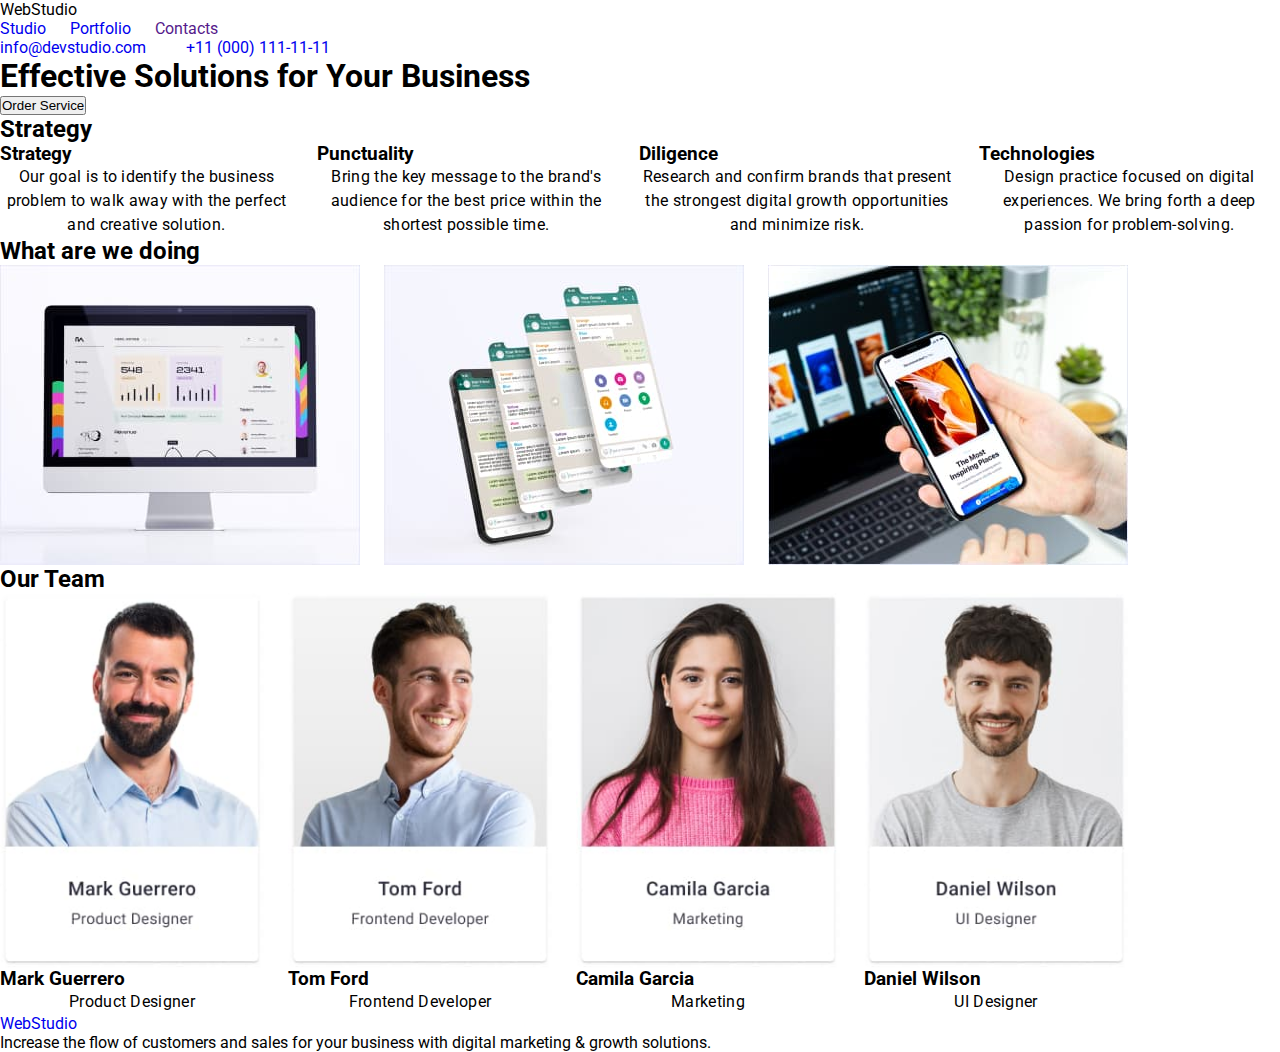
<file: index.html>
<!DOCTYPE html>
<html lang="en">
<head>
    <meta charset="UTF-8">
    <meta name="viewport" content="width=device-width, initial-scale=1.0">
    <title>Document</title>
    <link rel="stylesheet" href="./css/styles.css">
    <link rel="preconnect" href="https://fonts.googleapis.com">
    <link rel="preconnect" href="https://fonts.gstatic.com" crossorigin>
    <link href="https://fonts.googleapis.com/css2?family=Raleway:wght@800&family=Roboto:wght@400;500;700;900&display=swap" rel="stylesheet">
</head>
<body>
    <header>
        <nav>
            <a href="./index.html" class="logo-link link">Web<span class="span">Studio</span></a>
            <ul class="list">
                <li><a href="./index.html" class="first-link link">Studio</a></li>
                <li><a href="./portfolio.html" class="first-link link">Portfolio</a></li>
                <li><a href="" class="first-link link">Contacts</a></li>
            </ul>
        </nav>
        <address class="address">
             <ul class="list">
                <li><a href="mailto:info@devstudio.com" class="item link">info@devstudio.com</a></li>
                <li><a href="tel:+110001111111" class="item link">+11 (000) 111-11-11</a></li>
            </ul>
        </address>
    </header>
    <main>
        <section class="first-section">
            <h1 class="title">Effective Solutions for Your Business</h1>
            <button type="button" class="first-button">Order Service</button>
         </section>
         <section>
            <h2>Strategy</h2>
            <ul class="list"> 
                 <li class="title-list">
                    <h3 class="title-two">Strategy</h3>
                    <p class="paragraph">Our goal is to identify the business problem to walk away with the perfect and creative solution.</p>
                </li>                       
                <li>
                    <h3 class="title-two">Punctuality</h3>
                    <p class="paragraph">Bring the key message to the brand's audience for the best price within the shortest possible time.</p>
                </li>
                <li>
                    <h3 class="title-two">Diligence</h3>
                    <p class="paragraph">Research and confirm brands that present the strongest digital growth opportunities and minimize risk.</p>
                </li>
                <li>
                    <h3 class="title-two">Technologies</h3>
                    <p class="paragraph">Design practice focused on digital experiences. We bring forth a deep passion for problem-solving.</p>
                </li>
            </ul>
         </section>
         <section>
            <h2 class="title-list-two">What are we doing</h2>
            <ul class="list">
                <li><img src="./images/img1.jpg" alt="mac" width="360" height="300" class="img"></li>
                <li><img src="./images/img2.jpg" alt="message" width="360" height="300" class="img"></li>
                <li><img src="./images/img3.jpg" alt="smartphone" width="360" height="300" class="img"></li>
            </ul>
         </section>
         <section class="section-four">
            <h2 class="title-four">Our Team</h2>
            <ul class="list">
                <li class="people">
                    <img src="./images/img4.jpg" alt="man in a blue shirt with beard" width="264" height="260" class="person">
                    <h3 class="title-two">Mark Guerrero</h3>
                    <p class="paragraph">Product Designer</p>
                </li>
                <li class="people">
                    <img src="./images/img5.jpg" alt="man in a blue shirt" width="264" height="260" class="person">
                    <h3 class="title-two">Tom Ford</h3>
                    <p class="paragraph">Frontend Developer</p>
                </li>
                <li class="people">
                    <img src="./images/img6.jpg" alt="woman in a pink sweatshirt" width="264" height="260" class="person">
                    <h3 class="title-two">Camila Garcia</h3>
                    <p class="paragraph">Marketing</p>
                </li>
                <li class="people">
                    <img src="./images/img7.jpg" alt="man in a grey T-shirt and beard" width="264" height="260" class="person">
                    <h3 class="title-two">Daniel Wilson</h3>
                    <p class="paragraph">UI Designer</p>
                </li>
            </ul>
         </section>
    </main>
    <footer class="background">
        <a href="./index.html" class="logo-link link">Web<span class="second-span">Studio</span></a>
        <p class="second-paragraph">Increase the flow of customers and sales for your business with digital marketing & growth solutions.</p>
    </footer>   
</body>
</html>
</file>
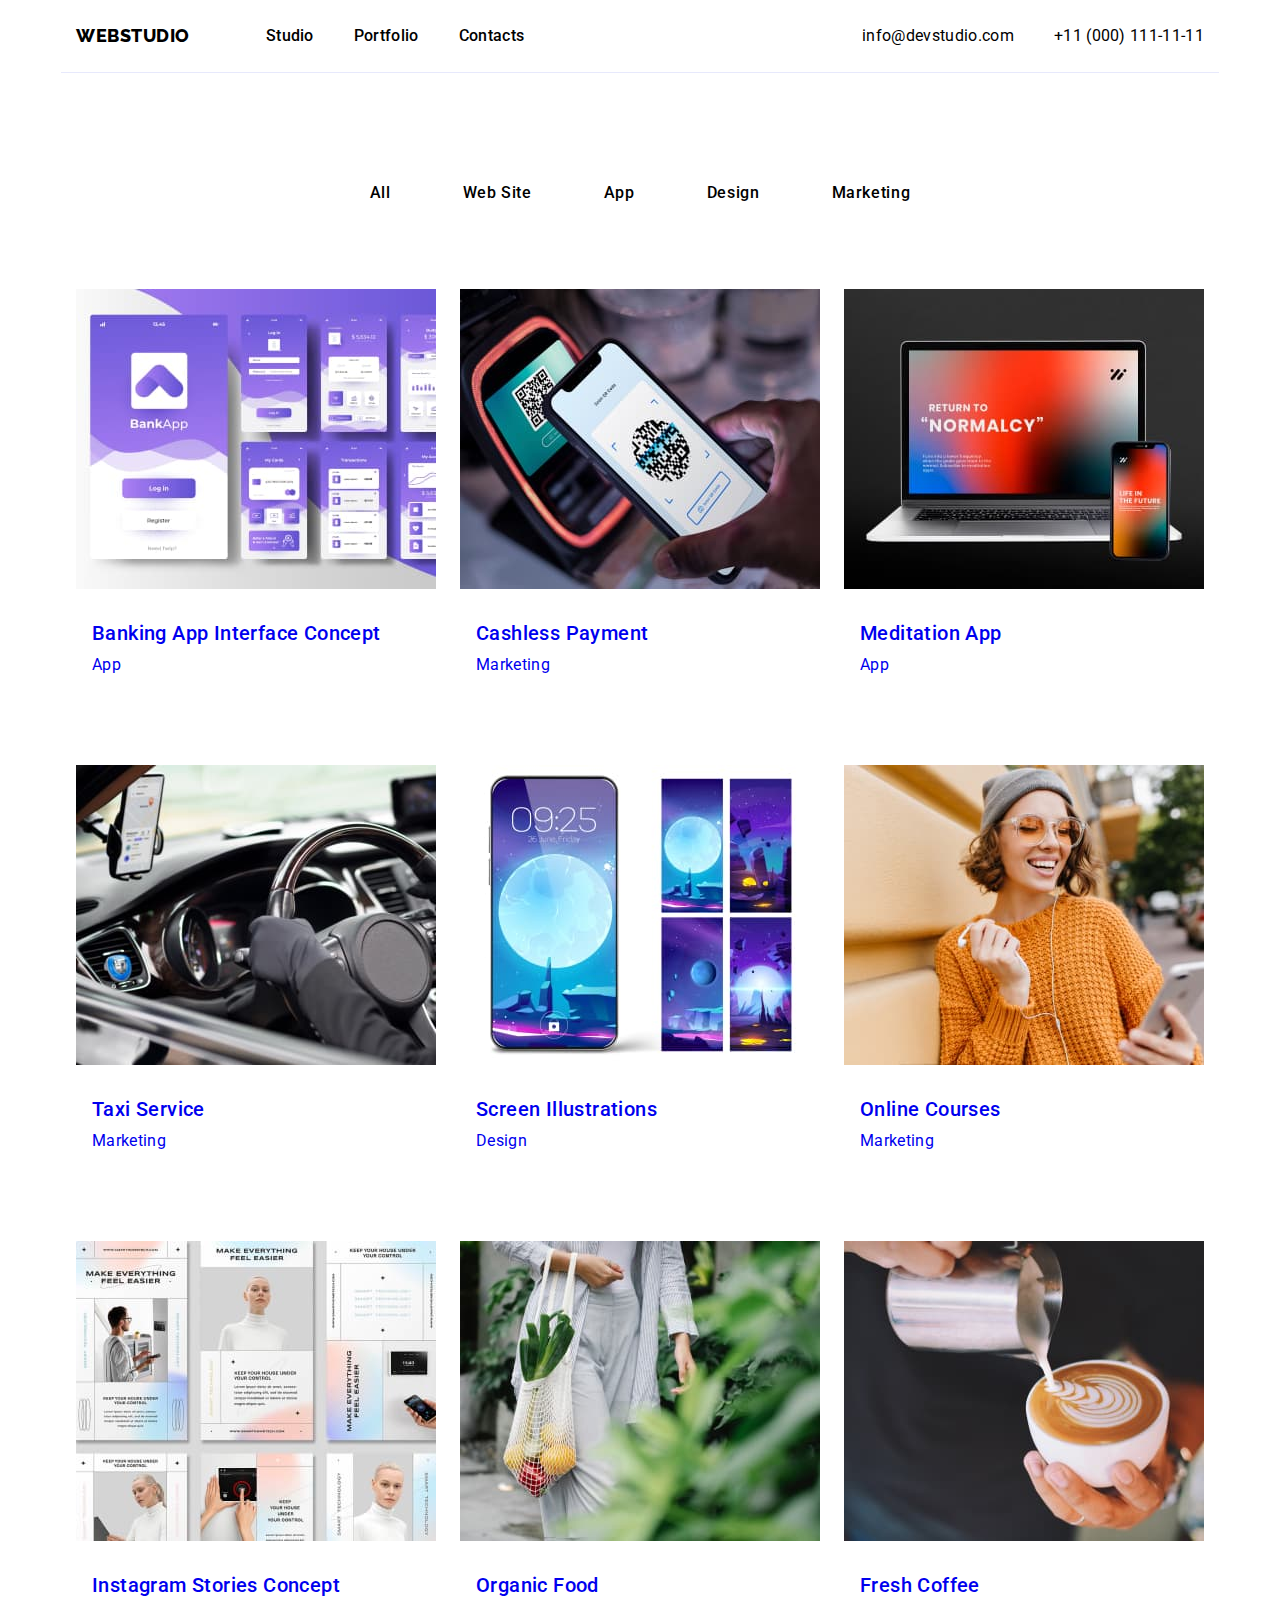
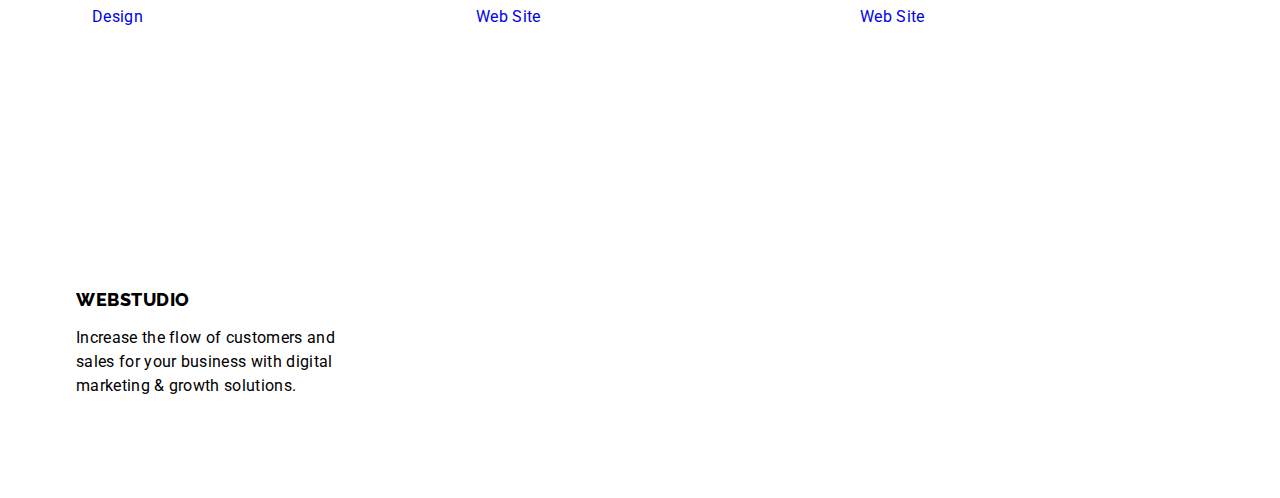
<file: portfolio.html>
<!DOCTYPE html>
<html lang="en">
  <head>
    <meta charset="UTF-8" />
    <meta name="viewport" content="width=device-width, initial-scale=1.0" />
    <title>Portfolio</title>
    <link rel="preconnect" href="https://fonts.googleapis.com" />
    <link rel="preconnect" href="https://fonts.gstatic.com" crossorigin />
    <link
      href="https://fonts.googleapis.com/css2?family=Raleway:wght@800&family=Roboto:wght@400;500;700;900&display=swap"
      rel="stylesheet"
    />
    <link
      rel="stylesheet"
      href="https://cdnjs.cloudflare.com/ajax/libs/modern-normalize/1.0.0/modern-normalize.min.css"
    />
    <link rel="stylesheet" href="css/styles.css" type="text/css" />
  </head>
  <body>
    <header class="header">
      <div class="container header-wrap">
        <nav class="navigation">
          <a class="link logo logo-header" href="./index.html"
            >Web<span class="accent">Studio</span></a
          >
          <ul class="list nav-list">
            <li class="nav-li">
              <a class="nav-link link" href="./index.html">Studio</a>
            </li>
            <li class="nav-li">
              <a class="nav-link link" href="./portfolio.html">Portfolio</a>
            </li>
            <li class="nav-li">
              <a class="nav-link link" href="">Contacts</a>
            </li>
          </ul>
        </nav>
        <address class="address">
          <ul class="list">
            <li>
              <a class="address-link link" href="mailto:info@devstudio.com"
                >info@devstudio.com</a
              >
            </li>
            <li>
              <a class="address-link link" href="tel:+110001111111"
                >+11 (000) 111-11-11</a
              >
            </li>
          </ul>
        </address>
      </div>
    </header>
    <main>
      <section class="section portfolio-section">
        <div class="container">
          <h1 class="visually-hidden">Portfolio</h1>
          <ul class="list buttons">
            <li>
              <button class="portfolio-button button" type="button">All</button>
            </li>
            <li>
              <button class="portfolio-button button" type="button">
                Web Site
              </button>
            </li>
            <li>
              <button class="portfolio-button button" type="button">App</button>
            </li>
            <li>
              <button class="portfolio-button button" type="button">
                Design
              </button>
            </li>
            <li>
              <button class="portfolio-button button" type="button">
                Marketing
              </button>
            </li>
          </ul>
          <ul class="list portfolio-app">
            <li class="portfolio-app-li">
              <a href="" class="link">
                <img
                  src="./images/img8.jpg"
                  alt="Purple app on screen"
                  width="360"
                  height="300"
                />
                <div class="portfolio-app-name">
                  <h2 class="portfolio-second-heading">
                    Banking App Interface Concept
                  </h2>
                  <p class="paragraph">App</p>
                </div>
              </a>
            </li>
            <li class="portfolio-app-li">
              <a href="" class="link">
                <img
                  src="./images/img9.jpg"
                  alt="code qr on smartphone"
                  width="360"
                  height="300"
                />
                <div class="portfolio-app-name">
                  <h2 class="portfolio-second-heading">Cashless Payment</h2>
                  <p class="paragraph">Marketing</p>
                </div>
              </a>
            </li>
            <li class="portfolio-app-li">
              <a href="" class="link">
                <img
                  src="./images/img10.jpg"
                  alt="computer and smartphone"
                  width="360"
                  height="300"
                />
                <div class="portfolio-app-name">
                  <h2 class="portfolio-second-heading">Meditation App</h2>
                  <p class="paragraph">App</p>
                </div>
              </a>
            </li>
            <li class="portfolio-app-li">
              <a href="" class="link">
                <img
                  src="./images/img11.jpg"
                  alt="hands on steering Wheel"
                  width="360"
                  height="300"
                />
                <div class="portfolio-app-name">
                  <h2 class="portfolio-second-heading">Taxi Service</h2>
                  <p class="paragraph">Marketing</p>
                </div>
              </a>
            </li>
            <li class="portfolio-app-li">
              <a href="" class="link">
                <img
                  src="./images/img12.jpg"
                  alt="wallpapers on phone"
                  width="360"
                  height="300"
                />
                <div class="portfolio-app-name">
                  <h2 class="portfolio-second-heading">Screen Illustrations</h2>
                  <p class="paragraph">Design</p>
                </div>
              </a>
            </li>
            <li class="portfolio-app-li">
              <a href="" class="link">
                <img
                  src="./images/img13.jpg"
                  alt="smiling girl"
                  width="360"
                  height="300"
                />
                <div class="portfolio-app-name">
                  <h2 class="portfolio-second-heading">Online Courses</h2>
                  <p class="paragraph">Marketing</p>
                </div>
              </a>
            </li>
            <li class="portfolio-app-li">
              <a href="" class="link">
                <img
                  src="./images/img14.jpg"
                  alt="pictures from Instagram"
                  width="360"
                  height="300"
                />
                <div class="portfolio-app-name">
                  <h2 class="portfolio-second-heading">
                    Instagram Stories Concept
                  </h2>
                  <p class="paragraph">Design</p>
                </div>
              </a>
            </li>
            <li class="portfolio-app-li">
              <a href="" class="link">
                <img
                  src="./images/img15.jpg"
                  alt="fruits in a organic bag"
                  width="360"
                  height="300"
                />
                <div class="portfolio-app-name">
                  <h2 class="portfolio-second-heading">Organic Food</h2>
                  <p class="paragraph">Web Site</p>
                </div>
              </a>
            </li>
            <li class="portfolio-app-li">
              <a href="" class="link">
                <img
                  src="./images/img16.jpg"
                  alt="cap of coffee"
                  width="360"
                  height="300"
                />
                <div class="portfolio-app-name">
                  <h2 class="portfolio-second-heading">Fresh Coffee</h2>
                  <p class="paragraph">Web Site</p>
                </div>
              </a>
            </li>
          </ul>
        </div>
      </section>
    </main>
    <footer class="footer">
      <div class="container">
        <a class="link logo logo-footer" href="./index.html"
          >Web<span class="accent">Studio</span></a
        >
        <p class="footer-paragraph">
          Increase the flow of customers and sales for your business with
          digital marketing & growth solutions.
        </p>
      </div>
    </footer>
  </body>
</html>
</file>
<file: css/styles.css>
:root {
    --main-text-color: #434455;
    --headers-color: #2e2f42;
    --footer-background-color: #2e2f42;
    --logo-color: #4d5ae5;
}
* {
  margin: 0;
  padding: 0;
}

body {
  background-color: var(--white);
  color: var(--slate);
  font-family: "Roboto", sans-serif;
}

h1,
h2,
h3,
h4,
h5,
h6,
p {
  margin: 0;
}

.container {
  justify-content: center;
  margin: 0 auto;
  padding: 0 15px;
  max-width: 1158px;
}

.header-wrap {
  display: flex;
  align-items: center;
  border-bottom: 1px solid #e7e9fc;
}

.link {
  text-decoration: none;
}

.link:hover,
.link:focus {
  color: var(--ocean);
}

.logo {
  color: var(--iris);
  font-family: "Raleway", sans-serif;
  font-size: 18px;
  font-weight: 800;
  letter-spacing: 0.03em;
  line-height: 1.17;
  text-transform: uppercase;
}

.logo-header {
  margin-right: 76px;
}

.accent {
  color: var(--navy-blue);
}

.list {
  display: flex;
  gap: 24px;
  list-style: none;
  margin: 0;
  padding-left: 0;
}

.section {
  padding: 120px 0;
}

.section .list {
  justify-content: center;
}

.button {
  border: none;
  border-radius: 4px;
  cursor: pointer;
  font-family: "Roboto", sans-serif;
  font-weight: 500;
  letter-spacing: 0.04em;
  line-height: 1.5;
}

.visually-hidden {
  position: absolute;
  width: 1px;
  height: 1px;
  margin: -1px;
  border: 0;
  padding: 0;
  white-space: nowrap;
  clip-path: inset(100%);
  clip: rect(0 0 0 0);
  overflow: hidden;
}

.third-heading {
  color: var(--navy-blue);
  font-size: 20px;
  font-weight: 500;
  letter-spacing: 0.02em;
  line-height: 1.2;
  margin-bottom: 8px;
  text-align: center;
}

.paragraph {
  color: var(--slate);
  letter-spacing: 0.02em;
  line-height: 1.5;
  text-align: center;
}

.second-heading {
  color: var(--navy-blue);
  font-size: 36px;
  font-weight: 700;
  letter-spacing: 0.02em;
  line-height: 1.11;
  margin-bottom: 72px;
  text-align: center;
  text-transform: capitalize;
}

img {
  display: block;
  max-width: 100%;
  height: auto;
}

/* header */

.header {
  border-bottom: 1px solid var(--cornflower);
}

.navigation {
  display: flex;
  align-items: center;
}

.nav-list {
  display: flex;
  gap: 40px;
}

.nav-li {
  padding: 24px 0;
}

.nav-link {
  color: var(--navy-blue);
  font-weight: 500;
  letter-spacing: 0.02em;
  line-height: 1.5;
  padding: 24px 0;
}

.address {
  align-items: center;
  display: flex;
  font-style: normal;
  gap: 40px;
  margin-left: auto;
}

.address > .list {
  gap: 40px;
}

.address-link {
  color: var(--slate);
  letter-spacing: 0.02em;
  line-height: 1.5;
}

/* main studio */

.starting-section {
  background-color: var(--navy-blue);
  padding: 188px 0;
}

.first-heading {
  color: var(--white);
  font-size: 56px;
  letter-spacing: 0.02em;
  line-height: 1.07;
  max-width: 496px;
  text-align: center;
  margin: 0 auto 48px auto;
}

.main-button {
  background-color: var(--iris);
  border: none;
  box-shadow: 0px 4px 4px 0px rgba(0, 0, 0, 0.15);
  color: var(--white);
  display: block;
  margin: 0 auto;
  min-width: 169px;
  padding: 16px 32px;
}

.main-button:hover,
.main-button:focus {
  background-color: var(--ocean);
}

.traits-section .third-heading,
.traits-section .paragraph {
  text-align: left;
}

.traits-li {
  flex-basis: calc((100% - 72px) / 4);
}

.work-section {
  padding-top: 0;
}

.work-li,
.portfolio-app-li {
  flex-basis: calc((100% - 48px) / 3);
}

.team-section {
  background-color: var(--cloud);
}

.team-li {
  background-color: var(--white);
  border-radius: 0 0 4px 4px;
  flex-basis: calc((100% - 72px) / 4);
}

.team-member {
  padding: 32px 0;
}

/* footer */

.footer {
  background-color: var(--navy-blue);
  padding: 100px 0;
}

.footer > .container {
  align-items: center;
  justify-content: flex-start;
}

.logo-footer {
  display: inline-block;
  margin-bottom: 16px;
}

.footer .accent {
  color: var(--cloud);
}

.footer-paragraph {
  color: var(--cloud);
  letter-spacing: 0.02em;
  line-height: 1.5;
  max-width: 264px;
}

/* portfolio */

.portfolio-section {
  padding: 96px 0 120px 0;
}

.portfolio-section .list {
  flex-wrap: wrap;
}

.buttons {
  margin-bottom: 72px;
}

.portfolio-button {
  background-color: var(--cloud);
  border: 1px solid var(--cornflower);
  color: var(--iris);
  padding: 12px 24px;
}

.portfolio-button:hover,
.portfolio-button:focus {
  background-color: var(--ocean);
  border: 1px solid transparent;
  color: var(--white);
}

.portfolio-second-heading {
  color: var(--navy-blue);
  font-size: 20px;
  font-weight: 500;
  letter-spacing: 0.02em;
  line-height: 1.2;
  margin-bottom: 8px;
}

.portfolio-app {
  row-gap: 48px;
  text-align: left;
}

.portfolio-app-name {
  border: 1px solid var(--cornflower);
  border-top: none;
  padding: 32px 16px;
}

.portfolio-app-name > .paragraph {
  margin-bottom: 8px;
  text-align: left;
}
</file>
